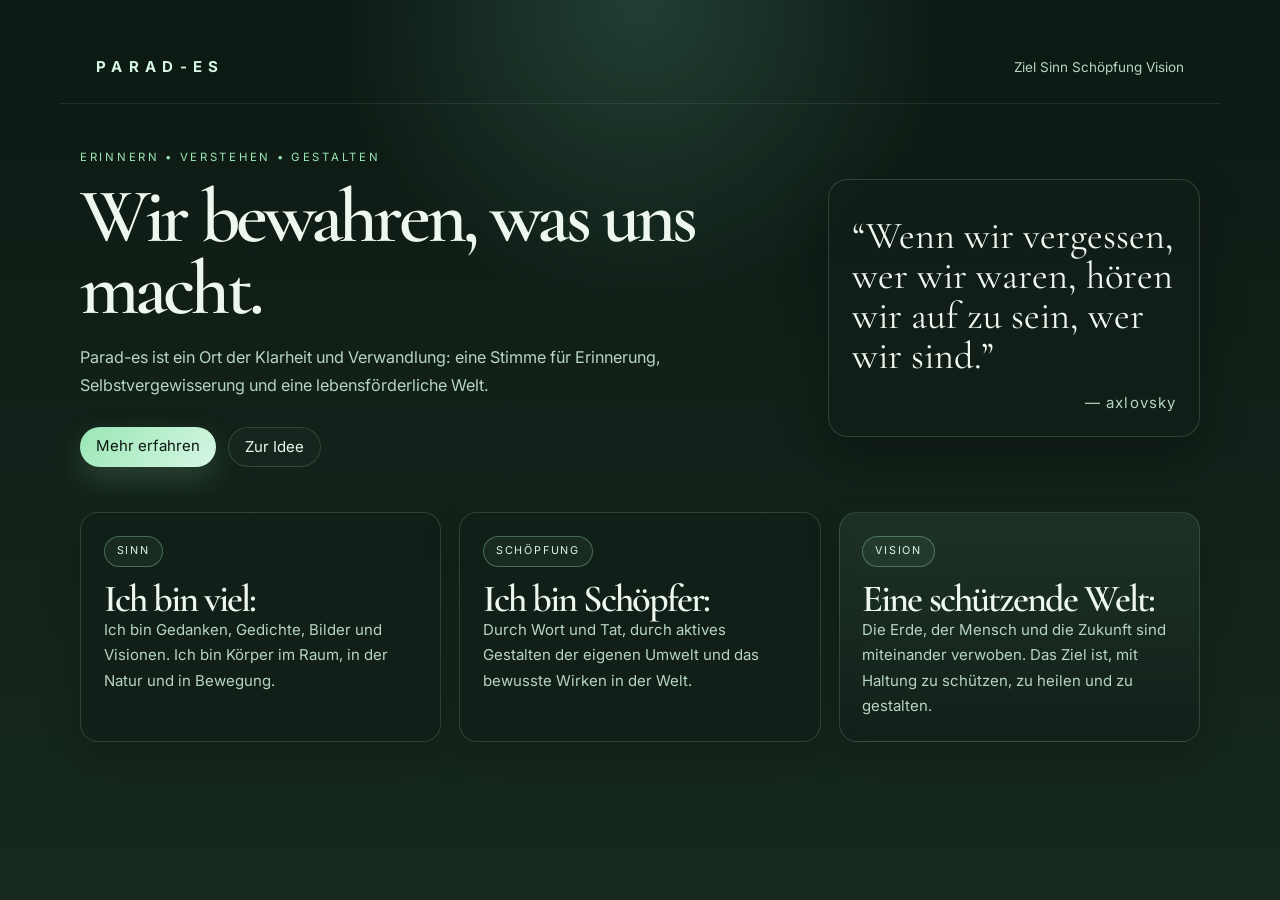
<file: index.html>
<!DOCTYPE html>
<html lang="de">
  <head>
    <meta charset="UTF-8" />
    <meta name="viewport" content="width=device-width, initial-scale=1.0" />
    <title>Parad-es</title>
    <meta
      name="description"
      content="Parad-es ist ein Ort, der Erinnerung, Sinn und Gestaltung verbindet."
    />
    <link rel="stylesheet" href="https://www.w3schools.com/w3css/4/w3.css" />
    <link rel="preconnect" href="https://fonts.googleapis.com" />
    <link rel="preconnect" href="https://fonts.gstatic.com" crossorigin />
    <link
      href="https://fonts.googleapis.com/css2?family=Cormorant+Garamond:wght@400;500;600;700&family=Inter:wght@400;500;600;700&display=swap"
      rel="stylesheet"
    />
    <link rel="stylesheet" href="styles.css" />
  </head>
  <body class="premium-page">
    <div class="w3-content w3-padding-32">
      <header class="w3-bar w3-padding-16 header-bar">
        <div class="w3-bar-item brand">PARAD-ES</div>
        <nav class="w3-bar-item w3-right desktop-nav" aria-label="Hauptnavigation">
          <a href="#ziel">Ziel</a>
          <a href="#sinn">Sinn</a>
          <a href="#schoepfung">Sch&ouml;pfung</a>
          <a href="#vision">Vision</a>
        </nav>
      </header>

      <main>
        <section class="premium-hero" id="ziel">
          <div class="hero-copy">
            <p class="eyebrow">Erinnern &bull; Verstehen &bull; Gestalten</p>
            <h1>Wir bewahren, was uns macht.</h1>
            <p class="lede">
              Parad-es ist ein Ort der Klarheit und Verwandlung: eine Stimme f&uuml;r
              Erinnerung, Selbstvergewisserung und eine lebensf&ouml;rderliche Welt.
            </p>
            <div class="button-row">
              <a class="w3-button w3-round-xxlarge premium-btn-primary" href="#vision">Mehr erfahren</a>
              <a class="w3-button w3-round-xxlarge premium-btn-secondary" href="design-varianten.html">Zur Idee</a>
            </div>
          </div>

          <aside class="quote-panel" aria-label="Zitat">
            <p class="quote-text">
              &ldquo;Wenn wir vergessen, wer wir waren, h&ouml;ren wir auf zu sein, wer wir
              sind.&rdquo;
            </p>
            <div class="quote-author">&mdash; axlovsky</div>
          </aside>
        </section>

        <section class="premium-grid" id="idee">
          <article class="premium-card" id="sinn">
            <span class="premium-tag">Sinn</span>
            <h2>Ich bin viel:</h2>
            <p>
              Ich bin Gedanken, Gedichte, Bilder und Visionen. Ich bin K&ouml;rper im
              Raum, in der Natur und in Bewegung.
            </p>
          </article>

          <article class="premium-card" id="schoepfung">
            <span class="premium-tag">Sch&ouml;pfung</span>
            <h2>Ich bin Sch&ouml;pfer:</h2>
            <p>
              Durch Wort und Tat, durch aktives Gestalten der eigenen Umwelt und das
              bewusste Wirken in der Welt.
            </p>
          </article>

          <article class="premium-card highlighted" id="vision">
            <span class="premium-tag">Vision</span>
            <h2>Eine sch&uuml;tzende Welt:</h2>
            <p>
              Die Erde, der Mensch und die Zukunft sind miteinander verwoben. Das Ziel
              ist, mit Haltung zu sch&uuml;tzen, zu heilen und zu gestalten.
            </p>
          </article>
        </section>
      </main>
    </div>
  </body>
</html>
</file>
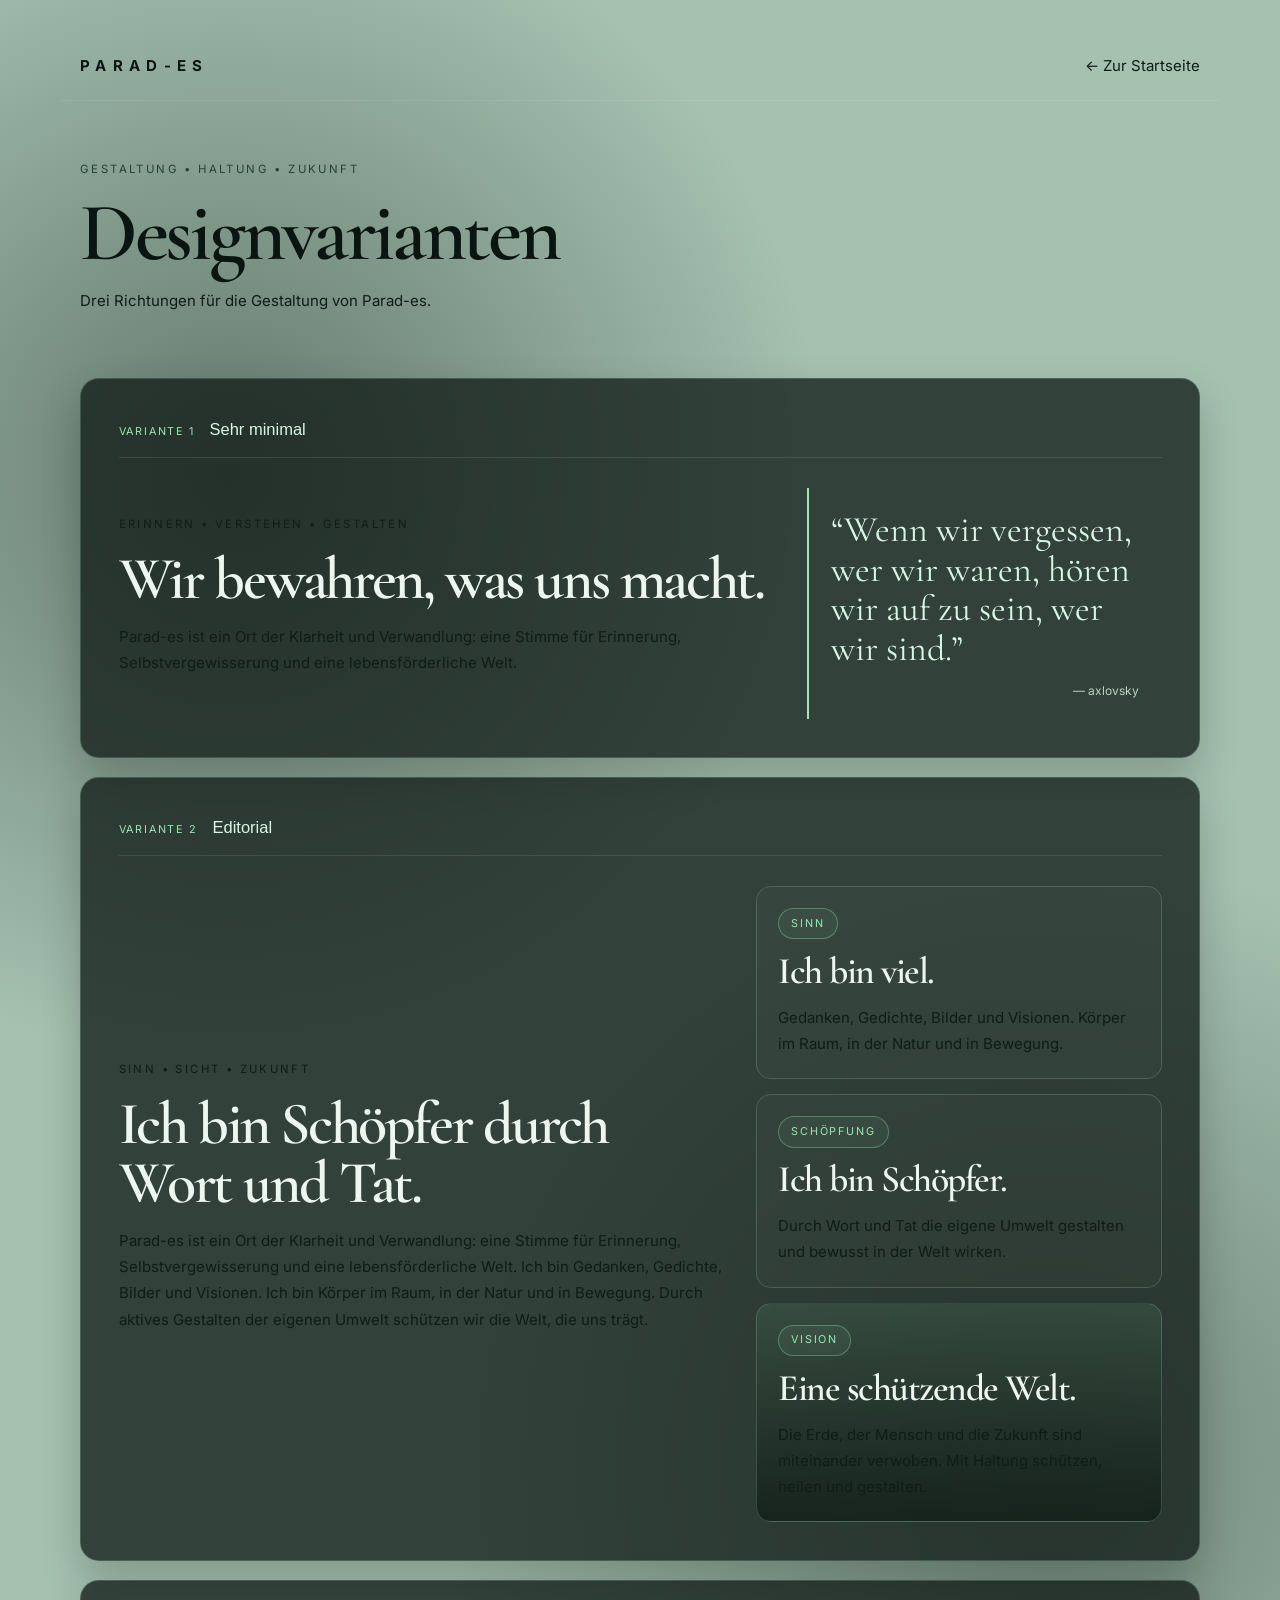
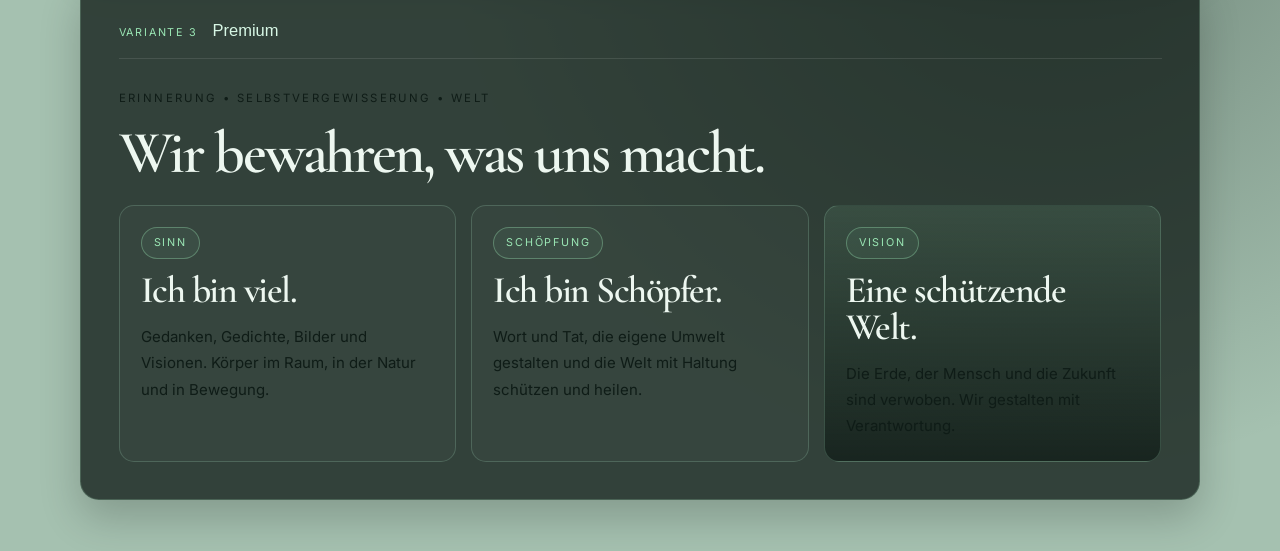
<file: design-varianten.html>
<!DOCTYPE html>
<html lang="de">
  <head>
    <meta charset="UTF-8" />
    <meta name="viewport" content="width=device-width, initial-scale=1.0" />
    <title>Parad-es &mdash; Designvarianten</title>
    <meta
      name="description"
      content="Drei Gestaltungsvarianten f&uuml;r die Parad-es-Startseite."
    />
    <link rel="stylesheet" href="https://www.w3schools.com/w3css/4/w3.css" />
    <link rel="preconnect" href="https://fonts.googleapis.com" />
    <link rel="preconnect" href="https://fonts.gstatic.com" crossorigin />
    <link
      href="https://fonts.googleapis.com/css2?family=Cormorant+Garamond:wght@400;500;600;700&family=Inter:wght@400;500;600;700&display=swap"
      rel="stylesheet"
    />
    <link rel="stylesheet" href="design-varianten.css" />
  </head>
  <body>
    <div class="w3-content w3-padding-32 variant-page">
      <header class="variant-header">
        <a class="brand" href="index.html">PARAD-ES</a>
        <a class="back-link" href="index.html">&larr; Zur Startseite</a>
      </header>

      <main>
        <section class="page-intro">
          <p class="eyebrow">Gestaltung &bull; Haltung &bull; Zukunft</p>
          <h1>Designvarianten</h1>
          <p>Drei Richtungen f&uuml;r die Gestaltung von Parad-es.</p>
        </section>

        <section class="variant variant-minimal" aria-labelledby="minimal-title">
          <div class="variant-heading">
            <span class="variant-label">Variante 1</span>
            <h2 id="minimal-title">Sehr minimal</h2>
          </div>
          <div class="minimal-layout">
            <div>
              <p class="eyebrow">Erinnern &bull; Verstehen &bull; Gestalten</p>
              <h3>Wir bewahren, was uns macht.</h3>
              <p>
                Parad-es ist ein Ort der Klarheit und Verwandlung: eine Stimme f&uuml;r
                Erinnerung, Selbstvergewisserung und eine lebensf&ouml;rderliche Welt.
              </p>
            </div>
            <blockquote>
              &ldquo;Wenn wir vergessen, wer wir waren, h&ouml;ren wir auf zu sein,
              wer wir sind.&rdquo;
              <cite>&mdash; axlovsky</cite>
            </blockquote>
          </div>
        </section>

        <section class="variant variant-editorial" aria-labelledby="editorial-title">
          <div class="variant-heading">
            <span class="variant-label">Variante 2</span>
            <h2 id="editorial-title">Editorial</h2>
          </div>
          <div class="editorial-layout">
            <div class="editorial-copy">
              <p class="eyebrow">Sinn &bull; Sicht &bull; Zukunft</p>
              <h3>Ich bin Sch&ouml;pfer durch Wort und Tat.</h3>
              <p>
                Parad-es ist ein Ort der Klarheit und Verwandlung: eine Stimme f&uuml;r
                Erinnerung, Selbstvergewisserung und eine lebensf&ouml;rderliche Welt.
                Ich bin Gedanken, Gedichte, Bilder und Visionen. Ich bin K&ouml;rper
                im Raum, in der Natur und in Bewegung. Durch aktives Gestalten der
                eigenen Umwelt sch&uuml;tzen wir die Welt, die uns tr&auml;gt.
              </p>
            </div>
            <div class="editorial-cards">
              <article class="premium-card">
                <span class="premium-tag">Sinn</span>
                <h4>Ich bin viel.</h4>
                <p>
                  Gedanken, Gedichte, Bilder und Visionen. K&ouml;rper im Raum, in
                  der Natur und in Bewegung.
                </p>
              </article>
              <article class="premium-card">
                <span class="premium-tag">Sch&ouml;pfung</span>
                <h4>Ich bin Sch&ouml;pfer.</h4>
                <p>
                  Durch Wort und Tat die eigene Umwelt gestalten und bewusst in der
                  Welt wirken.
                </p>
              </article>
              <article class="premium-card highlighted">
                <span class="premium-tag">Vision</span>
                <h4>Eine sch&uuml;tzende Welt.</h4>
                <p>
                  Die Erde, der Mensch und die Zukunft sind miteinander verwoben.
                  Mit Haltung sch&uuml;tzen, heilen und gestalten.
                </p>
              </article>
            </div>
          </div>
        </section>

        <section class="variant variant-premium" aria-labelledby="premium-title">
          <div class="variant-heading">
            <span class="variant-label">Variante 3</span>
            <h2 id="premium-title">Premium</h2>
          </div>
          <div class="premium-heading">
            <p class="eyebrow">Erinnerung &bull; Selbstvergewisserung &bull; Welt</p>
            <h3>Wir bewahren, was uns macht.</h3>
          </div>
          <div class="premium-grid">
            <article class="premium-card">
              <span class="premium-tag">Sinn</span>
              <h4>Ich bin viel.</h4>
              <p>
                Gedanken, Gedichte, Bilder und Visionen. K&ouml;rper im Raum, in der
                Natur und in Bewegung.
              </p>
            </article>
            <article class="premium-card">
              <span class="premium-tag">Sch&ouml;pfung</span>
              <h4>Ich bin Sch&ouml;pfer.</h4>
              <p>
                Wort und Tat, die eigene Umwelt gestalten und die Welt mit Haltung
                sch&uuml;tzen und heilen.
              </p>
            </article>
            <article class="premium-card highlighted">
              <span class="premium-tag">Vision</span>
              <h4>Eine sch&uuml;tzende Welt.</h4>
              <p>
                Die Erde, der Mensch und die Zukunft sind verwoben. Wir gestalten
                mit Verantwortung.
              </p>
            </article>
          </div>
        </section>
      </main>
    </div>
  </body>
</html>
</file>
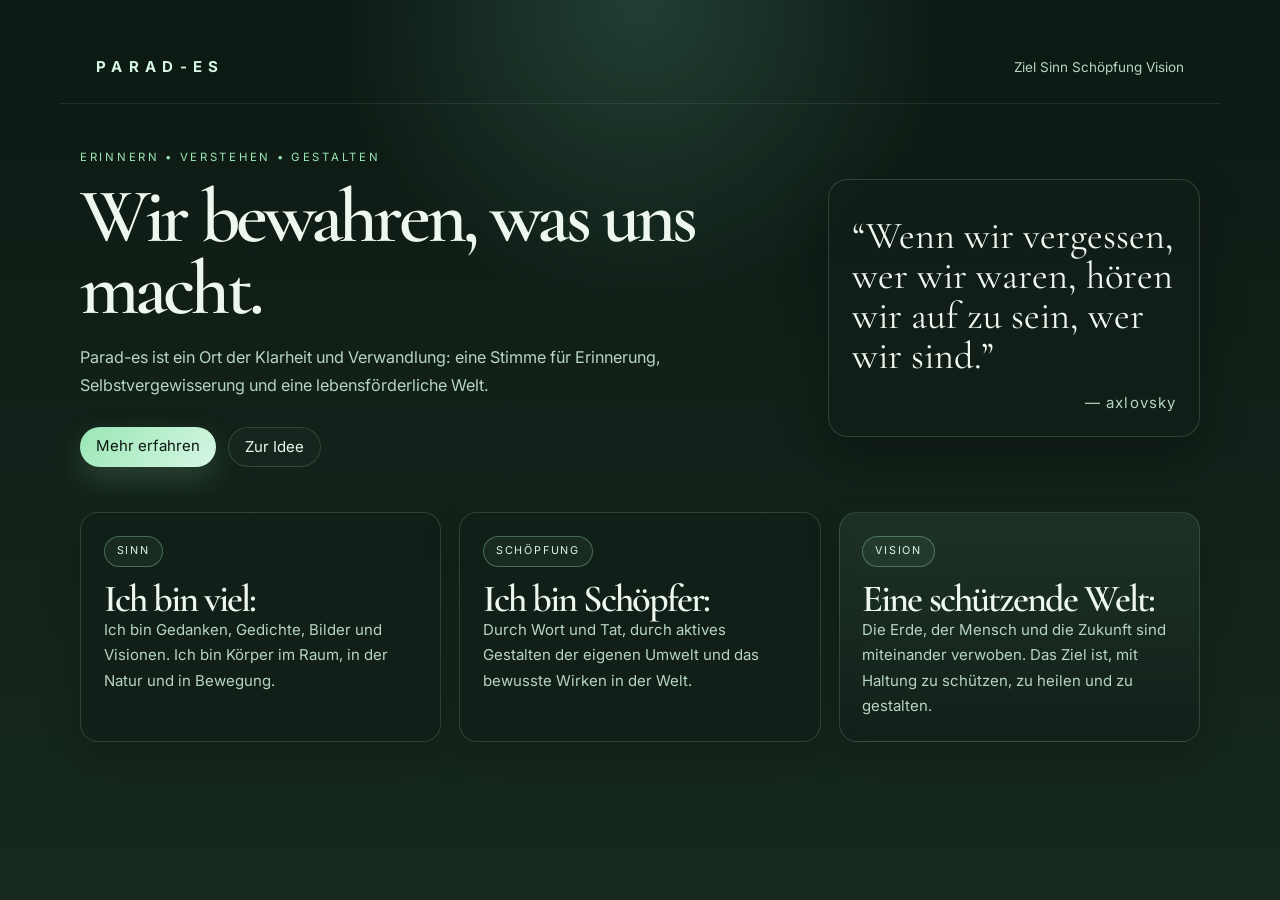
<file: kloindex.html>
<!DOCTYPE html>
<html lang="de">
  <head>
    <meta charset="UTF-8" />
    <meta name="viewport" content="width=device-width, initial-scale=1.0" />
    <title>Parad-es</title>
    <meta
      name="description"
      content="Parad-es ist ein Ort, der Erinnerung, Sinn und Gestaltung verbindet."
    />
    <link rel="stylesheet" href="https://www.w3schools.com/w3css/4/w3.css" />
    <link rel="preconnect" href="https://fonts.googleapis.com" />
    <link rel="preconnect" href="https://fonts.gstatic.com" crossorigin />
    <link
      href="https://fonts.googleapis.com/css2?family=Cormorant+Garamond:wght@400;500;600;700&family=Inter:wght@400;500;600;700&display=swap"
      rel="stylesheet"
    />
    <link rel="stylesheet" href="styles.css" />
  </head>
  <body class="premium-page">
    <div class="w3-content w3-padding-32">
      <header class="w3-bar w3-padding-16 header-bar">
        <div class="w3-bar-item brand">PARAD-ES</div>
        <nav class="w3-bar-item w3-right desktop-nav" aria-label="Hauptnavigation">
          <a href="#ziel">Ziel</a>
          <a href="#sinn">Sinn</a>
          <a href="#schoepfung">Sch&ouml;pfung</a>
          <a href="#vision">Vision</a>
        </nav>
      </header>

      <main>
        <section class="premium-hero" id="ziel">
          <div class="hero-copy">
            <p class="eyebrow">Erinnern &bull; Verstehen &bull; Gestalten</p>
            <h1>Wir bewahren, was uns macht.</h1>
            <p class="lede">
              Parad-es ist ein Ort der Klarheit und Verwandlung: eine Stimme f&uuml;r
              Erinnerung, Selbstvergewisserung und eine lebensf&ouml;rderliche Welt.
            </p>
            <div class="button-row">
              <a class="w3-button w3-round-xxlarge premium-btn-primary" href="#vision">Mehr erfahren</a>
              <a class="w3-button w3-round-xxlarge premium-btn-secondary" href="#sinn">Zur Idee</a>
            </div>
          </div>

          <aside class="quote-panel" aria-label="Zitat">
            <p class="quote-text">
              &ldquo;Wenn wir vergessen, wer wir waren, h&ouml;ren wir auf zu sein, wer wir
              sind.&rdquo;
            </p>
            <div class="quote-author">&mdash; axlovsky</div>
          </aside>
        </section>

        <section class="premium-grid" id="idee">
          <article class="premium-card" id="sinn">
            <span class="premium-tag">Sinn</span>
            <h2>Ich bin viel:</h2>
            <p>
              Ich bin Gedanken, Gedichte, Bilder und Visionen. Ich bin K&ouml;rper im
              Raum, in der Natur und in Bewegung.
            </p>
          </article>

          <article class="premium-card" id="schoepfung">
            <span class="premium-tag">Sch&ouml;pfung</span>
            <h2>Ich bin Sch&ouml;pfer:</h2>
            <p>
              Durch Wort und Tat, durch aktives Gestalten der eigenen Umwelt und das
              bewusste Wirken in der Welt.
            </p>
          </article>

          <article class="premium-card highlighted" id="vision">
            <span class="premium-tag">Vision</span>
            <h2>Eine sch&uuml;tzende Welt:</h2>
            <p>
              Die Erde, der Mensch und die Zukunft sind miteinander verwoben. Das Ziel
              ist, mit Haltung zu sch&uuml;tzen, zu heilen und zu gestalten.
            </p>
          </article>
        </section>
      </main>
    </div>
  </body>
</html>
</file>
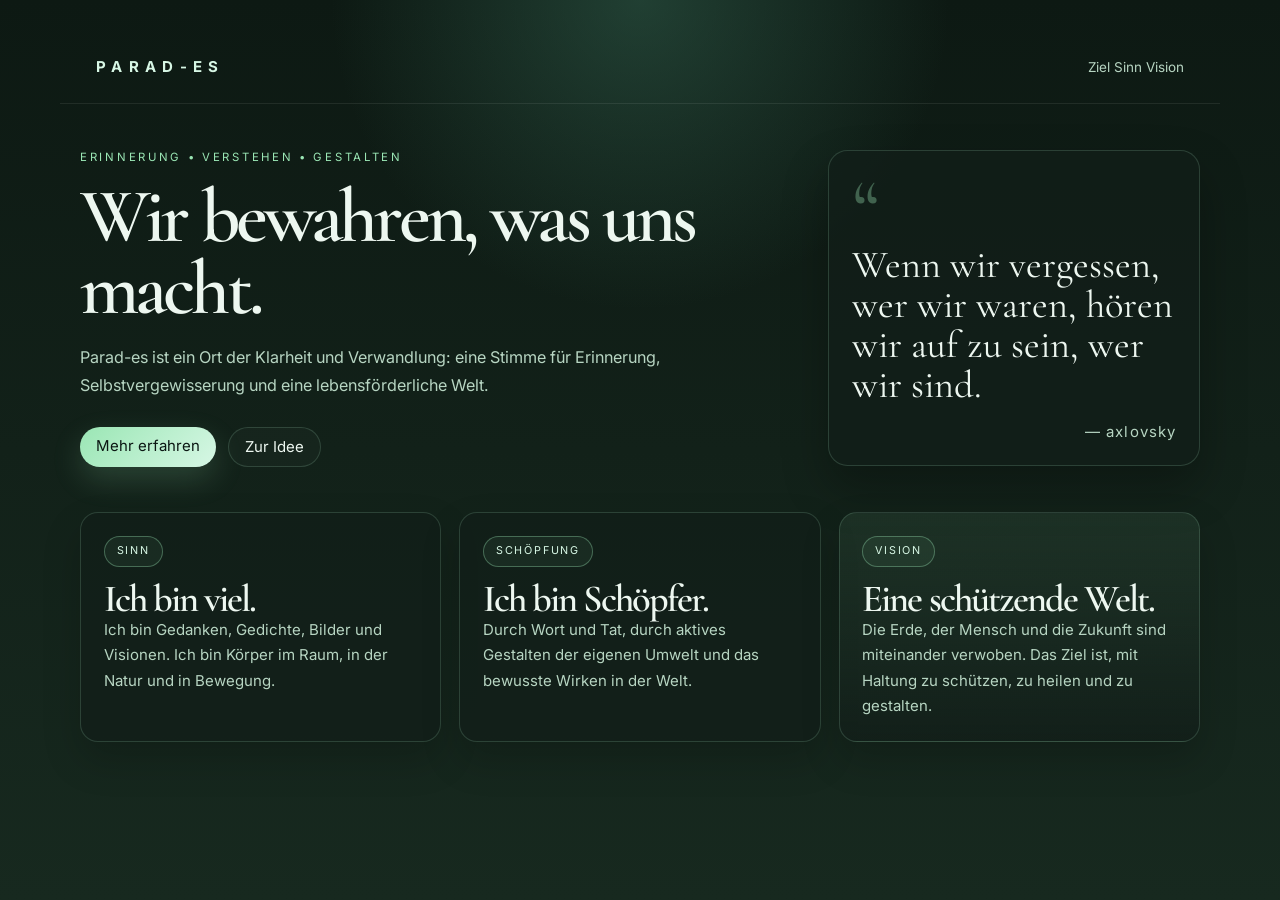
<file: noindex/noindex.html>
<!DOCTYPE html>
<html lang="de">
  <head>
    <meta charset="UTF-8" />
    <meta name="viewport" content="width=device-width, initial-scale=1.0" />
    <title>Parad-es</title>
    <meta
      name="description"
      content="Parad-es &mdash; ein Ort, der Erinnerung, Sinn und Gestaltung verbindet."
    />
    <link rel="stylesheet" href="https://www.w3schools.com/w3css/4/w3.css" />
    <link rel="preconnect" href="https://fonts.googleapis.com" />
    <link rel="preconnect" href="https://fonts.gstatic.com" crossorigin />
    <link
      href="https://fonts.googleapis.com/css2?family=Cormorant+Garamond:wght@400;500;600;700&family=Inter:wght@400;500;600;700&display=swap"
      rel="stylesheet"
    />
    <link rel="stylesheet" href="../styles.css" />
  </head>
  <body class="premium-page">
    <div class="w3-content w3-padding-32">
      <header class="w3-bar w3-padding-16 header-bar">
        <div class="w3-bar-item brand">PARAD-ES</div>
        <nav class="w3-bar-item w3-right desktop-nav" aria-label="Hauptnavigation">
          <a href="#ziel">Ziel</a>
          <a href="#sinn">Sinn</a>
          <a href="#vision">Vision</a>
        </nav>
      </header>

      <main>
        <section class="premium-hero" id="ziel">
          <div class="hero-copy">
            <p class="eyebrow">Erinnerung &bull; Verstehen &bull; Gestalten</p>
            <h1>Wir bewahren, was uns macht.</h1>
            <p class="lede">
              Parad-es ist ein Ort der Klarheit und Verwandlung: eine Stimme f&uuml;r
              Erinnerung, Selbstvergewisserung und eine lebensf&ouml;rderliche Welt.
            </p>
            <div class="button-row">
              <a class="w3-button w3-round-xxlarge premium-btn-primary" href="#vision">Mehr erfahren</a>
              <a class="w3-button w3-round-xxlarge premium-btn-secondary" href="#sinn">Zur Idee</a>
            </div>
          </div>

          <aside class="quote-panel" aria-label="Zitat">
            <p class="quote-mark">&ldquo;</p>
            <p class="quote-text">
              Wenn wir vergessen, wer wir waren, h&ouml;ren wir auf zu sein, wer wir
              sind.
            </p>
            <div class="quote-author">&mdash; axlovsky</div>
          </aside>
        </section>

        <section class="premium-grid" id="idee">
          <article class="premium-card" id="sinn">
            <span class="premium-tag">Sinn</span>
            <h2>Ich bin viel.</h2>
            <p>
              Ich bin Gedanken, Gedichte, Bilder und Visionen. Ich bin K&ouml;rper im
              Raum, in der Natur und in Bewegung.
            </p>
          </article>

          <article class="premium-card">
            <span class="premium-tag">Sch&ouml;pfung</span>
            <h2>Ich bin Sch&ouml;pfer.</h2>
            <p>
              Durch Wort und Tat, durch aktives Gestalten der eigenen Umwelt und das
              bewusste Wirken in der Welt.
            </p>
          </article>

          <article class="premium-card highlighted" id="vision">
            <span class="premium-tag">Vision</span>
            <h2>Eine sch&uuml;tzende Welt.</h2>
            <p>
              Die Erde, der Mensch und die Zukunft sind miteinander verwoben. Das Ziel
              ist, mit Haltung zu sch&uuml;tzen, zu heilen und zu gestalten.
            </p>
          </article>
        </section>
      </main>
    </div>
  </body>
</html>
</file>
<file: styles.css>
:root {
  --bg-deep: #0d1913;
  --bg-mid: #17291f;
  --panel: rgba(18, 30, 25, 0.74);
  --panel-border: rgba(149, 206, 176, 0.2);
  --text: #edf7f0;
  --muted: #b7d5c2;
  --line: rgba(255, 255, 255, 0.08);
  --accent: #9ae6b4;
  --accent-strong: #d7f7e5;
  --shadow: rgba(0, 0, 0, 0.28);
}

* {
  box-sizing: border-box;
}

html {
  scroll-behavior: smooth;
}

body {
  margin: 0;
  min-height: 100vh;
  font-family: "Inter", sans-serif;
  background:
    radial-gradient(circle at top, rgba(58, 112, 91, 0.44), transparent 28%),
    linear-gradient(180deg, var(--bg-deep) 0%, var(--bg-mid) 100%);
  color: var(--text);
}

.w3-content {
  max-width: 1200px;
  padding-left: 20px;
  padding-right: 20px;
}

.header-bar {
  border-bottom: 1px solid var(--line);
  padding-left: 20px;
  padding-right: 20px;
}

.brand {
  letter-spacing: 0.42rem;
  font-weight: 700;
  color: var(--accent-strong);
}

.desktop-nav {
  display: flex;
  gap: 1.2rem;
  align-items: center;
}

.desktop-nav a {
  color: var(--muted);
  text-decoration: none;
  font-size: 0.9rem;
}

.desktop-nav a:hover {
  color: var(--text);
}

.premium-page {
  color: var(--text);
}

.premium-hero {
  display: grid;
  grid-template-columns: 1.45fr 0.75fr;
  gap: 2rem;
  align-items: center;
  padding: 3rem 20px 2rem;
}

.eyebrow {
  margin: 0 0 1rem;
  color: var(--accent);
  font-size: 0.76rem;
  letter-spacing: 0.18rem;
  text-transform: uppercase;
}

h1,
h2 {
  margin: 0;
  font-family: "Cormorant Garamond", serif;
  font-weight: 600;
  line-height: 0.94;
  letter-spacing: -0.05em;
}

h1 {
  font-size: clamp(3.5rem, 6vw, 6.8rem);
}

h2 {
  font-size: clamp(2.2rem, 3vw, 3rem);
}

.lede {
  margin-top: 1.2rem;
  max-width: 620px;
  color: var(--muted);
  font-size: 1.08rem;
  line-height: 1.75;
}

.button-row {
  display: flex;
  flex-wrap: wrap;
  gap: 0.8rem;
  margin-top: 1.8rem;
}

.premium-btn-primary {
  background: linear-gradient(135deg, var(--accent), var(--accent-strong)) !important;
  color: #0b1713 !important;
  box-shadow: 0 12px 30px rgba(154, 230, 180, 0.18);
}

.premium-btn-secondary {
  background: rgba(255, 255, 255, 0.02) !important;
  border: 1px solid var(--panel-border) !important;
  color: var(--text) !important;
}

.quote-panel {
  background: var(--panel);
  border: 1px solid var(--panel-border);
  border-radius: 1.3rem;
  padding: 2rem 1.5rem 1.4rem;
  box-shadow: 0 22px 46px var(--shadow);
}

.quote-mark {
  margin: 0;
  font-family: "Cormorant Garamond", serif;
  font-size: 5.5rem;
  line-height: 0.7;
  color: rgba(154, 230, 180, 0.35);
}

.quote-text {
  margin: 0.5rem 0 0;
  font-family: "Cormorant Garamond", serif;
  font-size: clamp(2.2rem, 3vw, 3.1rem);
  line-height: 1.04;
}

.quote-author {
  margin-top: 1rem;
  text-align: right;
  color: var(--muted);
  letter-spacing: 0.08rem;
}

.premium-grid {
  display: grid;
  grid-template-columns: repeat(3, minmax(0, 1fr));
  gap: 1.2rem;
  margin-top: 1rem;
  padding-left: 20px;
  padding-right: 20px;
  padding-bottom: 24px;
}

.premium-card {
  background: var(--panel);
  border: 1px solid var(--panel-border);
  border-radius: 1.2rem;
  padding: 1.5rem;
  box-shadow: 0 18px 38px rgba(0, 0, 0, 0.18);
}

.premium-card.highlighted {
  background: linear-gradient(180deg, rgba(154,230,180,0.08), rgba(18,30,25,0.82));
}

.premium-tag {
  display: inline-block;
  margin-bottom: 0.9rem;
  padding: 0.45rem 0.8rem;
  border-radius: 999px;
  border: 1px solid rgba(154,230,180,0.35);
  background: rgba(154,230,180,0.06);
  color: var(--accent-strong);
  font-size: 0.72rem;
  letter-spacing: 0.12rem;
  text-transform: uppercase;
}

.premium-card p {
  margin: 0;
  color: var(--muted);
  line-height: 1.7;
}

@media (max-width: 900px) {
  .premium-hero,
  .premium-grid {
    grid-template-columns: 1fr;
  }
}

@media (max-width: 600px) {
  .brand {
    letter-spacing: 0.28rem;
  }

  .desktop-nav {
    gap: 0.7rem;
    font-size: 0.75rem;
  }

  .button-row {
    flex-direction: column;
    align-items: stretch;
  }

  .w3-content,
  .header-bar,
  .premium-hero,
  .premium-grid {
    padding-left: 14px;
    padding-right: 14px;
  }
}
</file>
<file: design-varianten.css>
:root {
  --bg-deep: #08130f;
  --bg-mid: #102119;
  --panel: rgba(18, 30, 25, 0.78);
  --panel-border: rgba(149, 206, 176, 0.24);
  --text: #edf7f0;
  --muted: #b7d5c2;
  --accent: #9ae6b4;
  --accent-strong: #d7f7e5;
}

* {
  box-sizing: border-box;
}

html {
  scroll-behavior: smooth;
}

body {
  margin: 0;
  min-height: 100vh;
  color: var(--text);
  font-family: "Inter", sans-serif;
  background-color: #a5c1b0;
  background-image:
    radial-gradient(circle at 18% 22%, rgba(8, 19, 15, 0.42), transparent 30%),
    radial-gradient(circle at 82% 68%, rgba(8, 19, 15, 0.34), transparent 34%);
}

.variant-page {
  max-width: 1200px;
  padding-right: 20px;
  padding-left: 20px;
}

.variant-header {
  display: flex;
  align-items: center;
  justify-content: space-between;
  padding: 1.5rem 20px;
  border-bottom: 1px solid rgba(255, 255, 255, 0.08);
}

.brand {
  color: #091511;
  font-weight: 700;
  letter-spacing: 0.42rem;
  text-decoration: none;
}

.back-link {
  color: #0f1c17;
  text-decoration: none;
}

.back-link:hover {
  color: #091511;
}

.page-intro {
  padding: 4rem 20px 2rem;
}

.page-intro h1,
.variant h3,
.premium-card h4 {
  margin: 0;
  font-family: "Cormorant Garamond", serif;
  font-weight: 600;
  line-height: 0.98;
  letter-spacing: -0.04em;
}

.page-intro h1 {
  color: #091511;
  font-size: clamp(3rem, 7vw, 5.5rem);
}

.page-intro > p:last-child,
.variant p {
  color: #0f1c17;
  line-height: 1.75;
}

.eyebrow {
  margin: 0 0 1rem;
  color: var(--accent);
  font-size: 0.76rem;
  letter-spacing: 0.16rem;
  text-transform: uppercase;
}

.page-intro .eyebrow {
  color: #244331;
}

.variant {
  margin: 1.25rem 20px;
  padding: clamp(1.25rem, 4vw, 2.5rem);
  border: 1px solid var(--panel-border);
  border-radius: 1.25rem;
  background: var(--panel);
  box-shadow: 0 18px 42px rgba(0, 0, 0, 0.2);
}

.variant-heading {
  display: flex;
  align-items: baseline;
  gap: 1rem;
  margin-bottom: 2rem;
  border-bottom: 1px solid rgba(255, 255, 255, 0.1);
  padding-bottom: 1rem;
}

.variant-heading h2 {
  margin: 0;
  color: var(--accent-strong);
  font-size: 1.1rem;
  font-weight: 500;
}

.variant-label,
.premium-tag {
  color: var(--accent);
  font-size: 0.72rem;
  letter-spacing: 0.12rem;
  text-transform: uppercase;
}

.minimal-layout,
.editorial-layout {
  display: grid;
  grid-template-columns: 1.3fr 0.7fr;
  gap: 2rem;
  align-items: center;
}

.variant h3 {
  font-size: clamp(2.4rem, 5vw, 4rem);
}

.minimal-layout blockquote {
  margin: 0;
  padding: 1.5rem;
  border-left: 2px solid var(--accent);
  color: var(--accent-strong);
  font-family: "Cormorant Garamond", serif;
  font-size: clamp(1.6rem, 3vw, 2.4rem);
  line-height: 1.1;
}

.minimal-layout cite {
  display: block;
  margin-top: 1rem;
  color: var(--muted);
  font-family: "Inter", sans-serif;
  font-size: 0.8rem;
  font-style: normal;
  text-align: right;
}

.editorial-layout {
  grid-template-columns: 1.2fr 0.8fr;
}

.editorial-cards {
  display: flex;
  flex-direction: column;
  gap: 1rem;
}

.premium-heading {
  margin-bottom: 1.5rem;
}

.premium-grid {
  display: grid;
  grid-template-columns: repeat(3, minmax(0, 1fr));
  gap: 1rem;
}

.premium-card {
  padding: 1.4rem;
  border: 1px solid var(--panel-border);
  border-radius: 1rem;
  background: rgba(255, 255, 255, 0.025);
}

.premium-card.highlighted {
  background: linear-gradient(180deg, rgba(154, 230, 180, 0.1), rgba(18, 30, 25, 0.8));
}

.premium-tag {
  display: inline-block;
  margin-bottom: 0.9rem;
  padding: 0.45rem 0.8rem;
  border: 1px solid rgba(154, 230, 180, 0.35);
  border-radius: 999px;
  background: rgba(154, 230, 180, 0.06);
}

.premium-card h4 {
  margin-bottom: 0.8rem;
  font-size: clamp(1.8rem, 3vw, 2.5rem);
}

.premium-card p {
  margin-bottom: 0;
}

@media (max-width: 760px) {
  .minimal-layout,
  .editorial-layout,
  .premium-grid {
    grid-template-columns: 1fr;
  }
}

@media (max-width: 520px) {
  .variant-page {
    padding-right: 10px;
    padding-left: 10px;
  }

  .variant-header {
    padding-right: 10px;
    padding-left: 10px;
  }

  .brand {
    letter-spacing: 0.25rem;
  }

  .page-intro {
    padding-right: 10px;
    padding-left: 10px;
  }

  .variant {
    margin-right: 10px;
    margin-left: 10px;
  }

  .variant-heading {
    display: block;
  }
}
</file>
